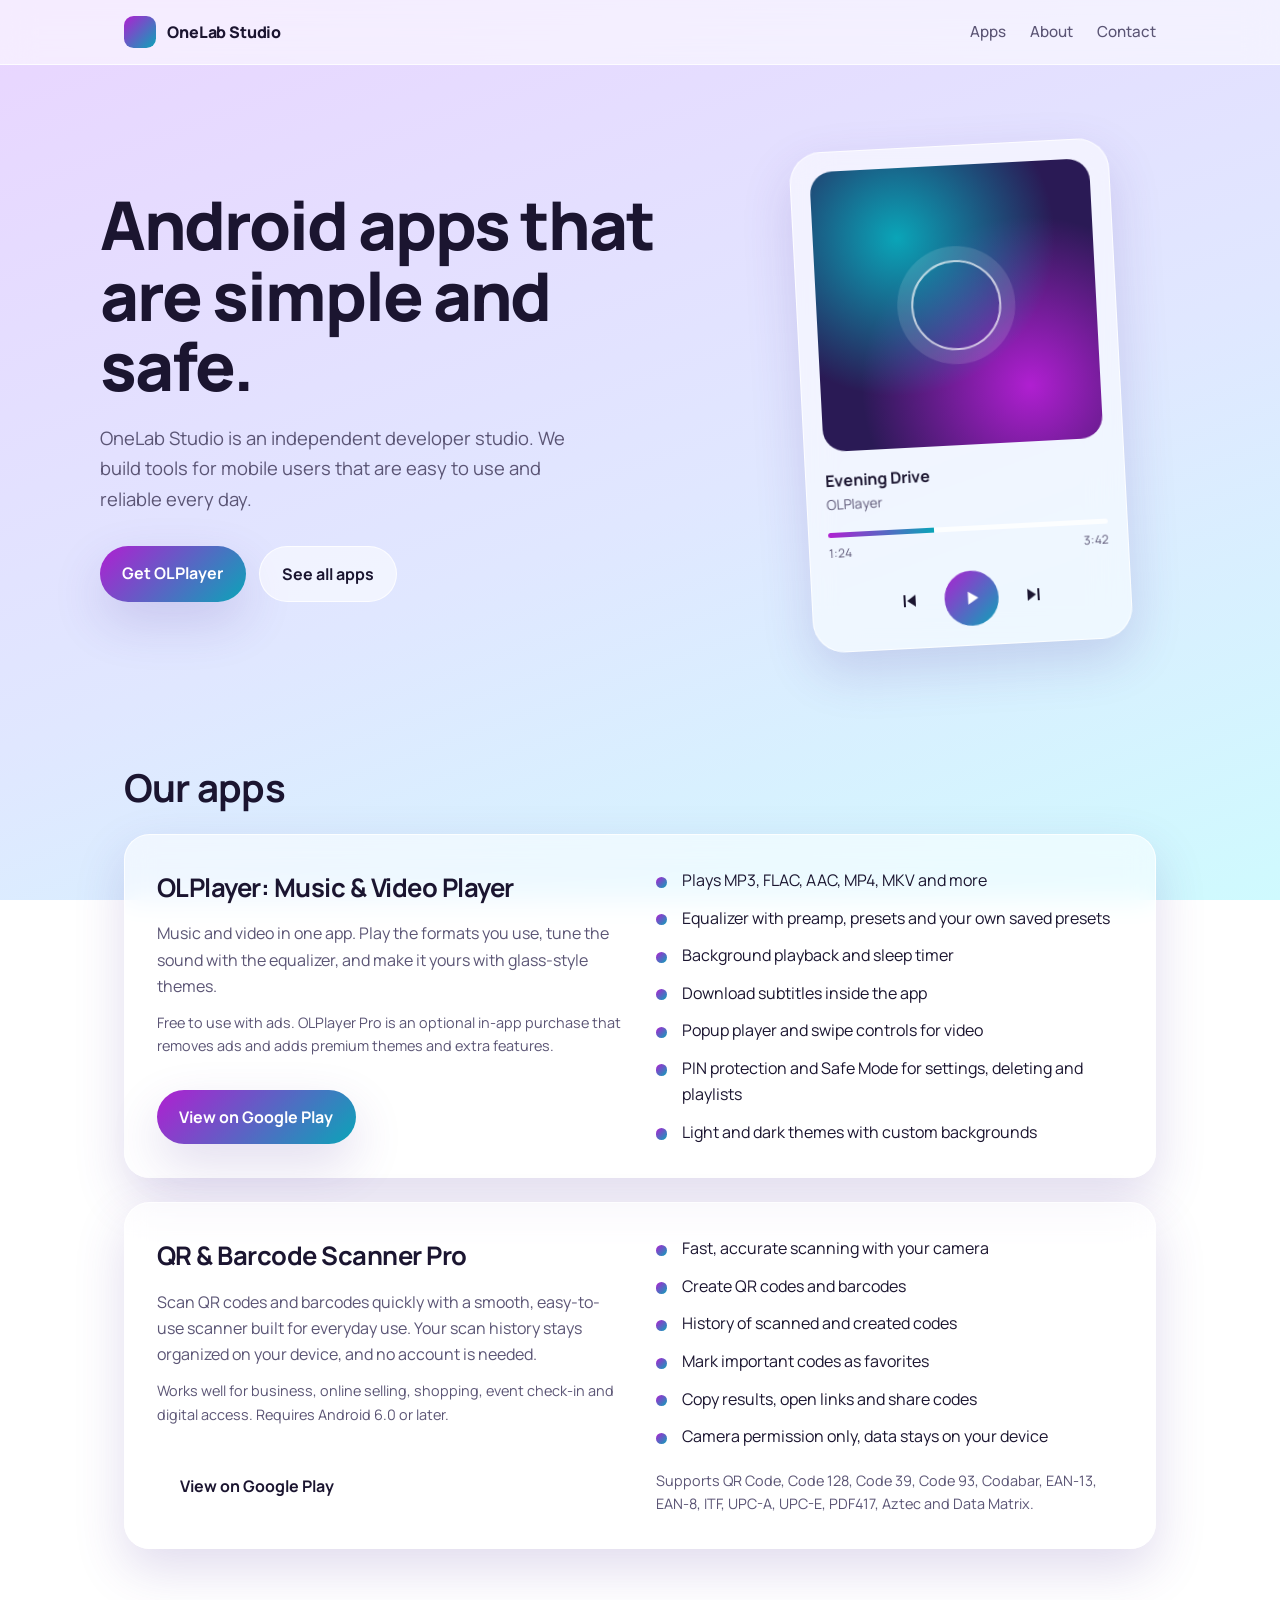
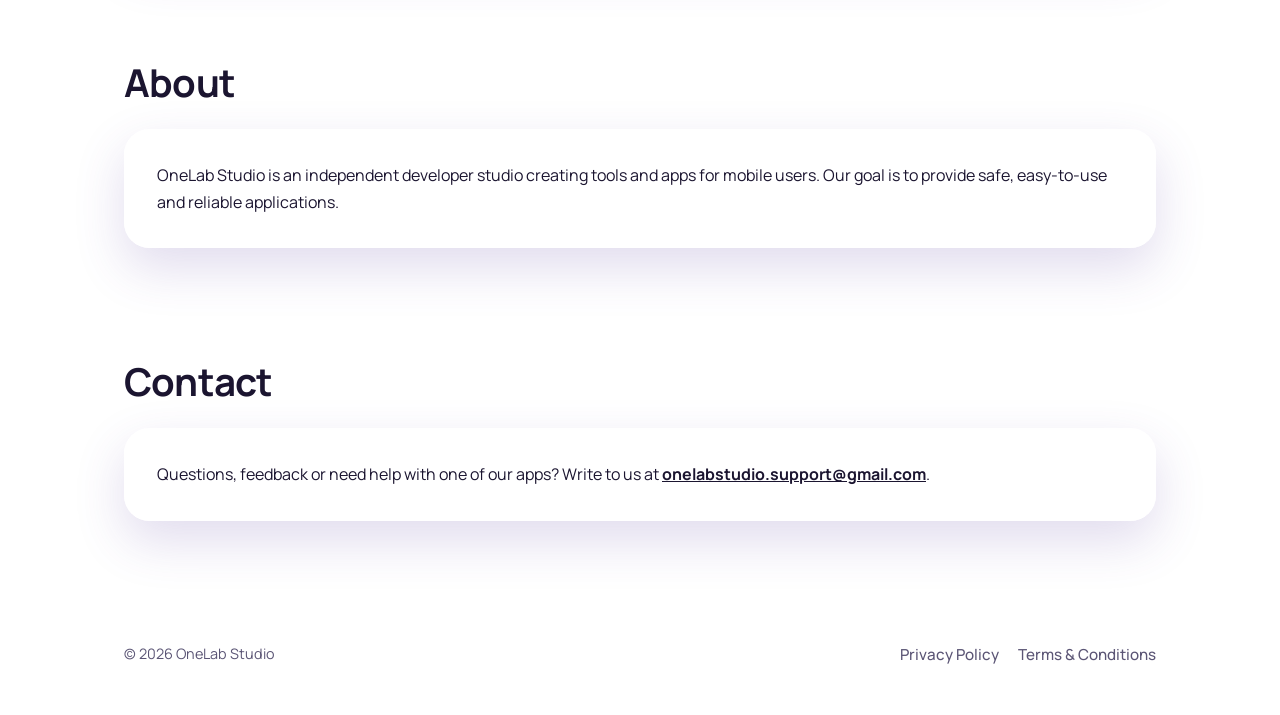
<file: index.html>
<!DOCTYPE html>
<html lang="en">
<head>
<meta charset="UTF-8">
<meta name="viewport" content="width=device-width, initial-scale=1, viewport-fit=cover">
<title>OneLab Studio</title>
<meta name="description" content="OneLab Studio builds safe, simple and reliable Android apps: OLPlayer music and video player, and QR & Barcode Scanner Pro.">
<link rel="preconnect" href="https://fonts.googleapis.com">
<link rel="preconnect" href="https://fonts.gstatic.com" crossorigin>
<link href="https://fonts.googleapis.com/css2?family=Manrope:wght@400;500;700;800&display=swap" rel="stylesheet">
<style>
:root{
  --bg1:#E9D5FF;--bg2:#E0E7FF;--bg3:#CFFAFE;
  --text:#1b1530;--muted:#5b5575;
  --glass:rgba(255,255,255,.55);--glass-line:rgba(255,255,255,.8);
  --accent:#b01fd1;--accent2:#0aa5b8;--btn-text:#fff;
  --shadow:0 20px 50px rgba(90,60,160,.18);
  --font:"Manrope",system-ui,-apple-system,"Segoe UI",Roboto,Arial,sans-serif;
}
@media (prefers-color-scheme:dark){
  :root:not([data-theme="light"]){
    --bg1:#3a0f4a;--bg2:#141238;--bg3:#07303a;
    --text:#f4effc;--muted:#b9b0d1;
    --glass:rgba(255,255,255,.08);--glass-line:rgba(255,255,255,.18);
    --accent:#FC00FF;--accent2:#00DBDE;--btn-text:#10091c;
    --shadow:0 20px 60px rgba(0,0,0,.45);
  }
}
:root[data-theme="dark"]{
  --bg1:#3a0f4a;--bg2:#141238;--bg3:#07303a;--text:#f4effc;--muted:#b9b0d1;
  --glass:rgba(255,255,255,.08);--glass-line:rgba(255,255,255,.18);
  --accent:#FC00FF;--accent2:#00DBDE;--btn-text:#10091c;--shadow:0 20px 60px rgba(0,0,0,.45);
}
*{box-sizing:border-box;margin:0}
html{scroll-behavior:smooth;scroll-padding-top:5rem}
body{
  font-family:var(--font);color:var(--text);line-height:1.65;
  background:linear-gradient(160deg,var(--bg1),var(--bg2) 55%,var(--bg3)) fixed;
  min-height:100vh;
  padding-top:env(safe-area-inset-top,0px);padding-bottom:env(safe-area-inset-bottom,0px);
}
a{color:inherit}
:focus-visible{outline:3px solid var(--accent2);outline-offset:3px;border-radius:8px}
.wrap{max-width:1080px;margin:0 auto;padding:0 1.5rem}

/* header */
header{position:sticky;top:0;z-index:5;backdrop-filter:blur(16px);-webkit-backdrop-filter:blur(16px);
  background:var(--glass);border-bottom:1px solid var(--glass-line)}
.bar{display:flex;align-items:center;justify-content:space-between;height:4rem}
.brand{display:flex;align-items:center;gap:.7rem;font-weight:800;text-decoration:none;letter-spacing:-.01em}
.mark{width:2rem;height:2rem;border-radius:.6rem;background:linear-gradient(135deg,var(--accent),var(--accent2))}
nav{display:flex;gap:1.5rem;font-weight:500;font-size:.95rem}
nav a{text-decoration:none;color:var(--muted)}
nav a:hover{color:var(--text)}

/* hero */
.hero{display:grid;grid-template-columns:1.15fr .85fr;gap:3rem;align-items:center;padding:5rem 0 4rem}
h1{font-size:clamp(2.4rem,6vw,4.2rem);line-height:1.05;letter-spacing:-.03em;font-weight:800;max-width:14ch}
.lead{margin-top:1.4rem;font-size:1.15rem;color:var(--muted);max-width:46ch}
.cta{display:flex;flex-wrap:wrap;gap:.8rem;margin-top:2rem}
.btn{display:inline-block;padding:.85rem 1.4rem;border-radius:999px;font-weight:700;text-decoration:none;
  background:linear-gradient(135deg,var(--accent),var(--accent2));color:var(--btn-text);box-shadow:var(--shadow)}
.btn.ghost{background:var(--glass);color:var(--text);border:1px solid var(--glass-line);box-shadow:none}
.btn:hover{filter:brightness(1.06)}

/* player mock (the memorable element) */
.player{width:min(100%,320px);margin-inline:auto;padding:1.2rem;border-radius:2rem;
  background:var(--glass);border:1px solid var(--glass-line);box-shadow:var(--shadow);
  backdrop-filter:blur(20px);-webkit-backdrop-filter:blur(20px);transform:rotate(-3deg)}
.art{aspect-ratio:1;border-radius:1.4rem;position:relative;overflow:hidden;
  background:radial-gradient(circle at 30% 25%,var(--accent2),transparent 55%),
  radial-gradient(circle at 75% 80%,var(--accent),transparent 55%),#2a1a55}
.art::after{content:"";position:absolute;inset:34%;border-radius:50%;
  border:2px solid rgba(255,255,255,.7);box-shadow:0 0 0 14px rgba(255,255,255,.12)}
.track{margin-top:1rem;font-weight:700}
.sub{font-size:.85rem;color:var(--muted)}
.prog{height:5px;border-radius:5px;background:var(--glass-line);margin:1rem 0 .4rem;overflow:hidden}
.prog i{display:block;width:38%;height:100%;background:linear-gradient(90deg,var(--accent),var(--accent2))}
.times{display:flex;justify-content:space-between;font-size:.75rem;color:var(--muted)}
.ctl{display:flex;justify-content:center;align-items:center;gap:1.4rem;margin-top:.9rem}
.ctl svg{width:1.5rem;height:1.5rem;fill:var(--text)}
.ctl .play{width:3.4rem;height:3.4rem;border-radius:50%;display:grid;place-items:center;
  background:linear-gradient(135deg,var(--accent),var(--accent2))}
.ctl .play svg{fill:var(--btn-text);width:1.4rem;height:1.4rem}

/* sections */
section{padding:3.5rem 0}
h2{font-size:clamp(1.7rem,3.5vw,2.4rem);letter-spacing:-.02em;line-height:1.15;margin-bottom:1.5rem}
.card{background:var(--glass);border:1px solid var(--glass-line);border-radius:1.6rem;padding:2rem;
  backdrop-filter:blur(14px);-webkit-backdrop-filter:blur(14px);box-shadow:var(--shadow)}
.featured{display:grid;grid-template-columns:1fr 1fr;gap:2rem}
.featured h3{font-size:1.6rem;letter-spacing:-.02em}
.featured p{color:var(--muted);margin-top:.7rem}
.feats{list-style:none;padding:0;display:grid;gap:.7rem;align-content:start}
.feats li{padding-left:1.6rem;position:relative}
.feats li::before{content:"";position:absolute;left:0;top:.6em;width:.7rem;height:.7rem;border-radius:50%;
  background:linear-gradient(135deg,var(--accent),var(--accent2))}
.second{margin-top:1.5rem}
.note{font-size:.9rem}
.feats + .note{margin-top:1.2rem}
.contact{display:grid;grid-template-columns:1fr 1fr;gap:1.5rem}
.contact dt{font-weight:700}
.contact dd{color:var(--muted);margin:.15rem 0 1rem;overflow-wrap:anywhere}
.contact a{color:var(--text)}
footer{padding:2.5rem 0 3rem;color:var(--muted);font-size:.9rem}
footer .row{display:flex;flex-wrap:wrap;gap:1rem 2rem;justify-content:space-between;
  border-top:1px solid var(--glass-line);padding-top:1.5rem}
footer nav{gap:1.2rem}

@media (max-width:820px){
  .hero,.featured,.contact{grid-template-columns:1fr}
  .hero{padding-top:3rem}
  nav{gap:1rem;font-size:.9rem}
  .player{transform:none}
}
@media (prefers-reduced-motion:reduce){html{scroll-behavior:auto}}
</style>
</head>
<body>
<header>
  <div class="wrap bar">
    <a class="brand" href="#top"><span class="mark" aria-hidden="true"></span>OneLab Studio</a>
    <nav aria-label="Main">
      <a href="#apps">Apps</a>
      <a href="#about">About</a>
      <a href="#contact">Contact</a>
    </nav>
  </div>
</header>

<main id="top">
  <div class="wrap hero">
    <div>
      <h1>Android apps that are simple and safe.</h1>
      <p class="lead">OneLab Studio is an independent developer studio. We build tools for mobile users that are easy to use and reliable every day.</p>
      <div class="cta">
        <a class="btn" href="https://play.google.com/store/apps/details?id=com.onelabstudio.videoplayer" target="_blank" rel="noopener">Get OLPlayer</a>
        <a class="btn ghost" href="#apps">See all apps</a>
      </div>
    </div>
    <div class="player" role="img" aria-label="Illustration of the OLPlayer music screen">
      <div class="art"></div>
      <div class="track">Evening Drive</div>
      <div class="sub">OLPlayer</div>
      <div class="prog"><i></i></div>
      <div class="times"><span>1:24</span><span>3:42</span></div>
      <div class="ctl">
        <svg viewBox="0 0 24 24"><path d="M6 6h2v12H6zM9.5 12 18 6v12z"/></svg>
        <span class="play"><svg viewBox="0 0 24 24"><path d="M8 5v14l11-7z"/></svg></span>
        <svg viewBox="0 0 24 24"><path d="M16 6h2v12h-2zM6 18V6l8.5 6z"/></svg>
      </div>
    </div>
  </div>

  <section id="apps">
    <div class="wrap">
      <h2>Our apps</h2>
      <article class="card featured">
        <div>
          <h3>OLPlayer: Music &amp; Video Player</h3>
          <p>Music and video in one app. Play the formats you use, tune the sound with the equalizer, and make it yours with glass-style themes.</p>
          <p class="note">Free to use with ads. OLPlayer Pro is an optional in-app purchase that removes ads and adds premium themes and extra features.</p>
          <div class="cta"><a class="btn" href="https://play.google.com/store/apps/details?id=com.onelabstudio.videoplayer" target="_blank" rel="noopener">View on Google Play</a></div>
        </div>
        <ul class="feats">
          <li>Plays MP3, FLAC, AAC, MP4, MKV and more</li>
          <li>Equalizer with preamp, presets and your own saved presets</li>
          <li>Background playback and sleep timer</li>
          <li>Download subtitles inside the app</li>
          <li>Popup player and swipe controls for video</li>
          <li>PIN protection and Safe Mode for settings, deleting and playlists</li>
          <li>Light and dark themes with custom backgrounds</li>
        </ul>
      </article>
      <article class="card featured second">
        <div>
          <h3>QR &amp; Barcode Scanner Pro</h3>
          <p>Scan QR codes and barcodes quickly with a smooth, easy-to-use scanner built for everyday use. Your scan history stays organized on your device, and no account is needed.</p>
          <p class="note">Works well for business, online selling, shopping, event check-in and digital access. Requires Android 6.0 or later.</p>
          <div class="cta"><a class="btn ghost" href="https://play.google.com/store/apps/details?id=com.onelabstudio.qrscanner.ml" target="_blank" rel="noopener">View on Google Play</a></div>
        </div>
        <div>
          <ul class="feats">
            <li>Fast, accurate scanning with your camera</li>
            <li>Create QR codes and barcodes</li>
            <li>History of scanned and created codes</li>
            <li>Mark important codes as favorites</li>
            <li>Copy results, open links and share codes</li>
            <li>Camera permission only, data stays on your device</li>
          </ul>
          <p class="note">Supports QR Code, Code 128, Code 39, Code 93, Codabar, EAN-13, EAN-8, ITF, UPC-A, UPC-E, PDF417, Aztec and Data Matrix.</p>
        </div>
      </article>
    </div>
  </section>

  <section id="about">
    <div class="wrap">
      <h2>About</h2>
      <div class="card">
        <p>OneLab Studio is an independent developer studio creating tools and apps for mobile users. Our goal is to provide safe, easy-to-use and reliable applications.</p>
      </div>
    </div>
  </section>

  <section id="contact">
    <div class="wrap">
      <h2>Contact</h2>
      <div class="card">
        <p>Questions, feedback or need help with one of our apps? Write to us at
          <a href="mailto:onelabstudio.support@gmail.com"><strong>onelabstudio.support@gmail.com</strong></a>.</p>
      </div>
    </div>
  </section>
</main>

<footer>
  <div class="wrap row">
    <span>© 2026 OneLab Studio</span>
    <nav aria-label="Legal">
      <a href="/privacy" target="_blank" rel="noopener">Privacy Policy</a>
      <a href="/terms" target="_blank" rel="noopener">Terms &amp; Conditions</a>
    </nav>
  </div>
</footer>
</body>
</html>
</file>
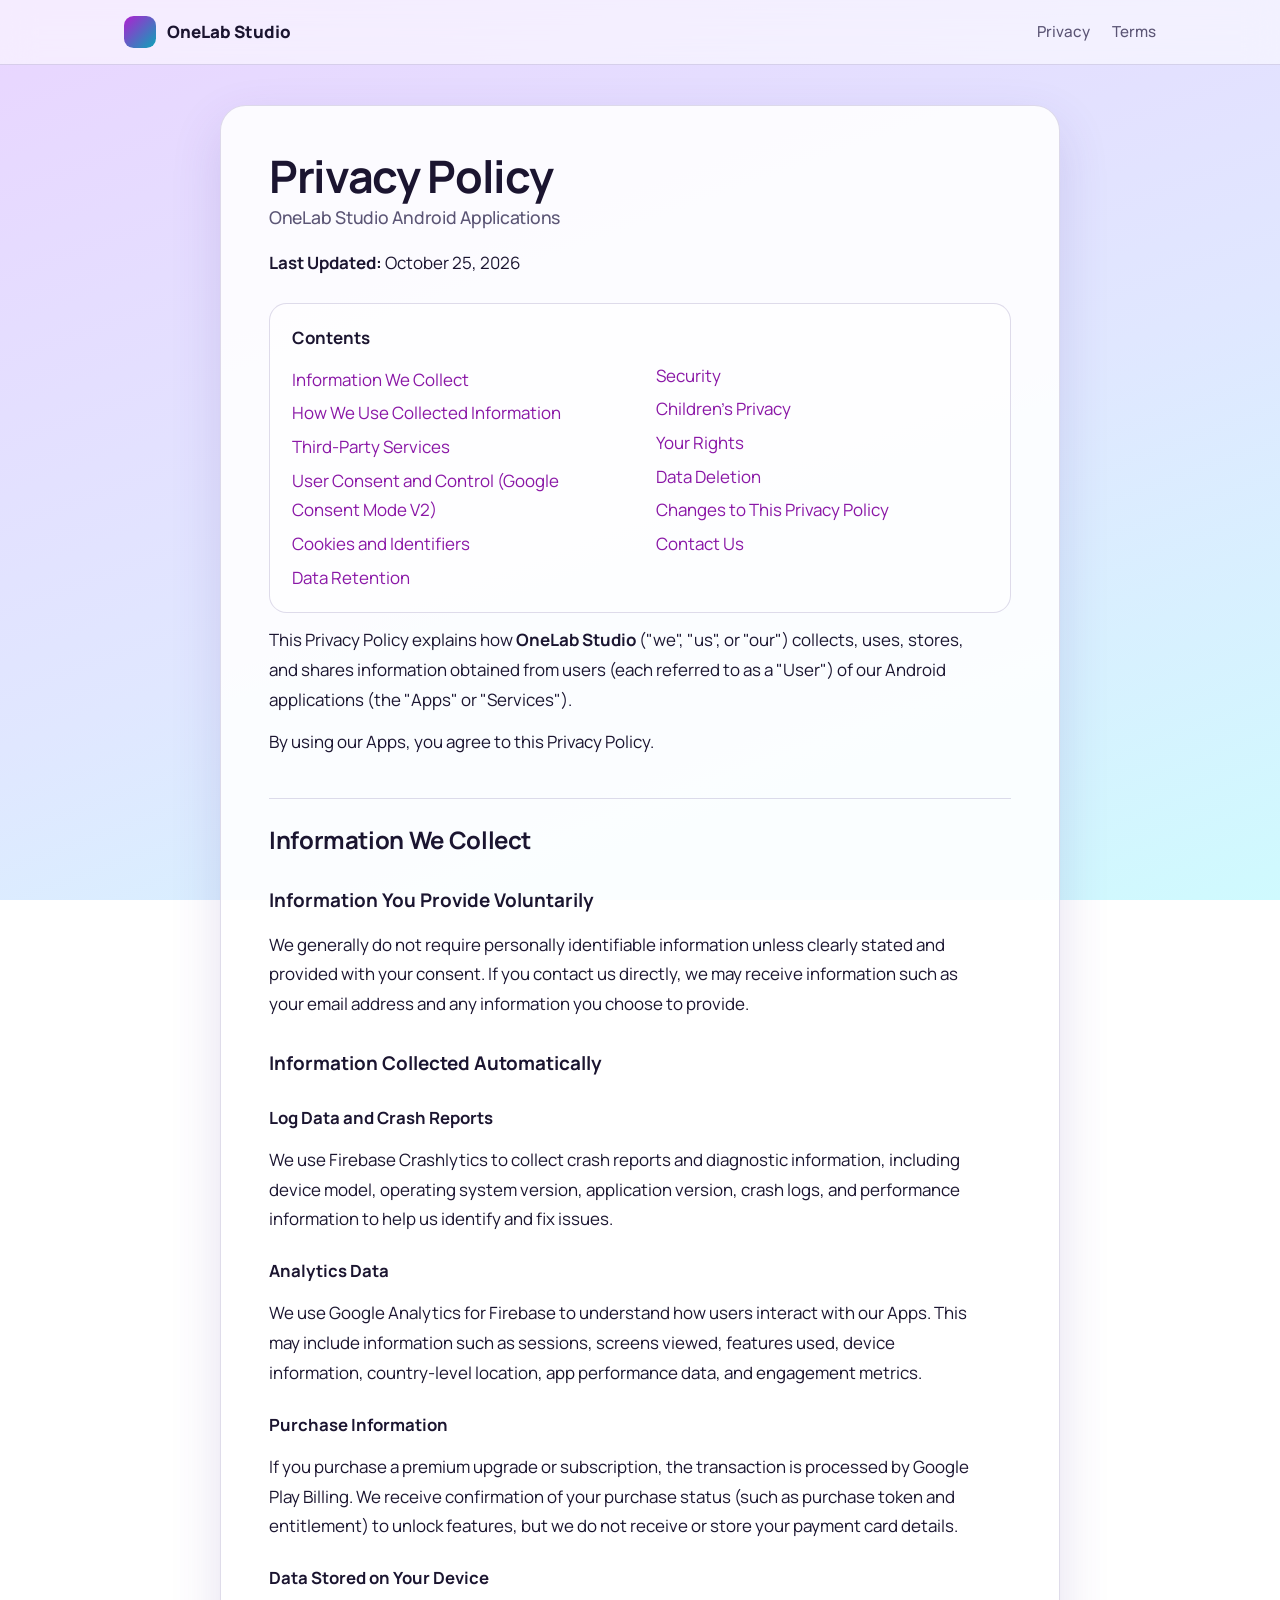
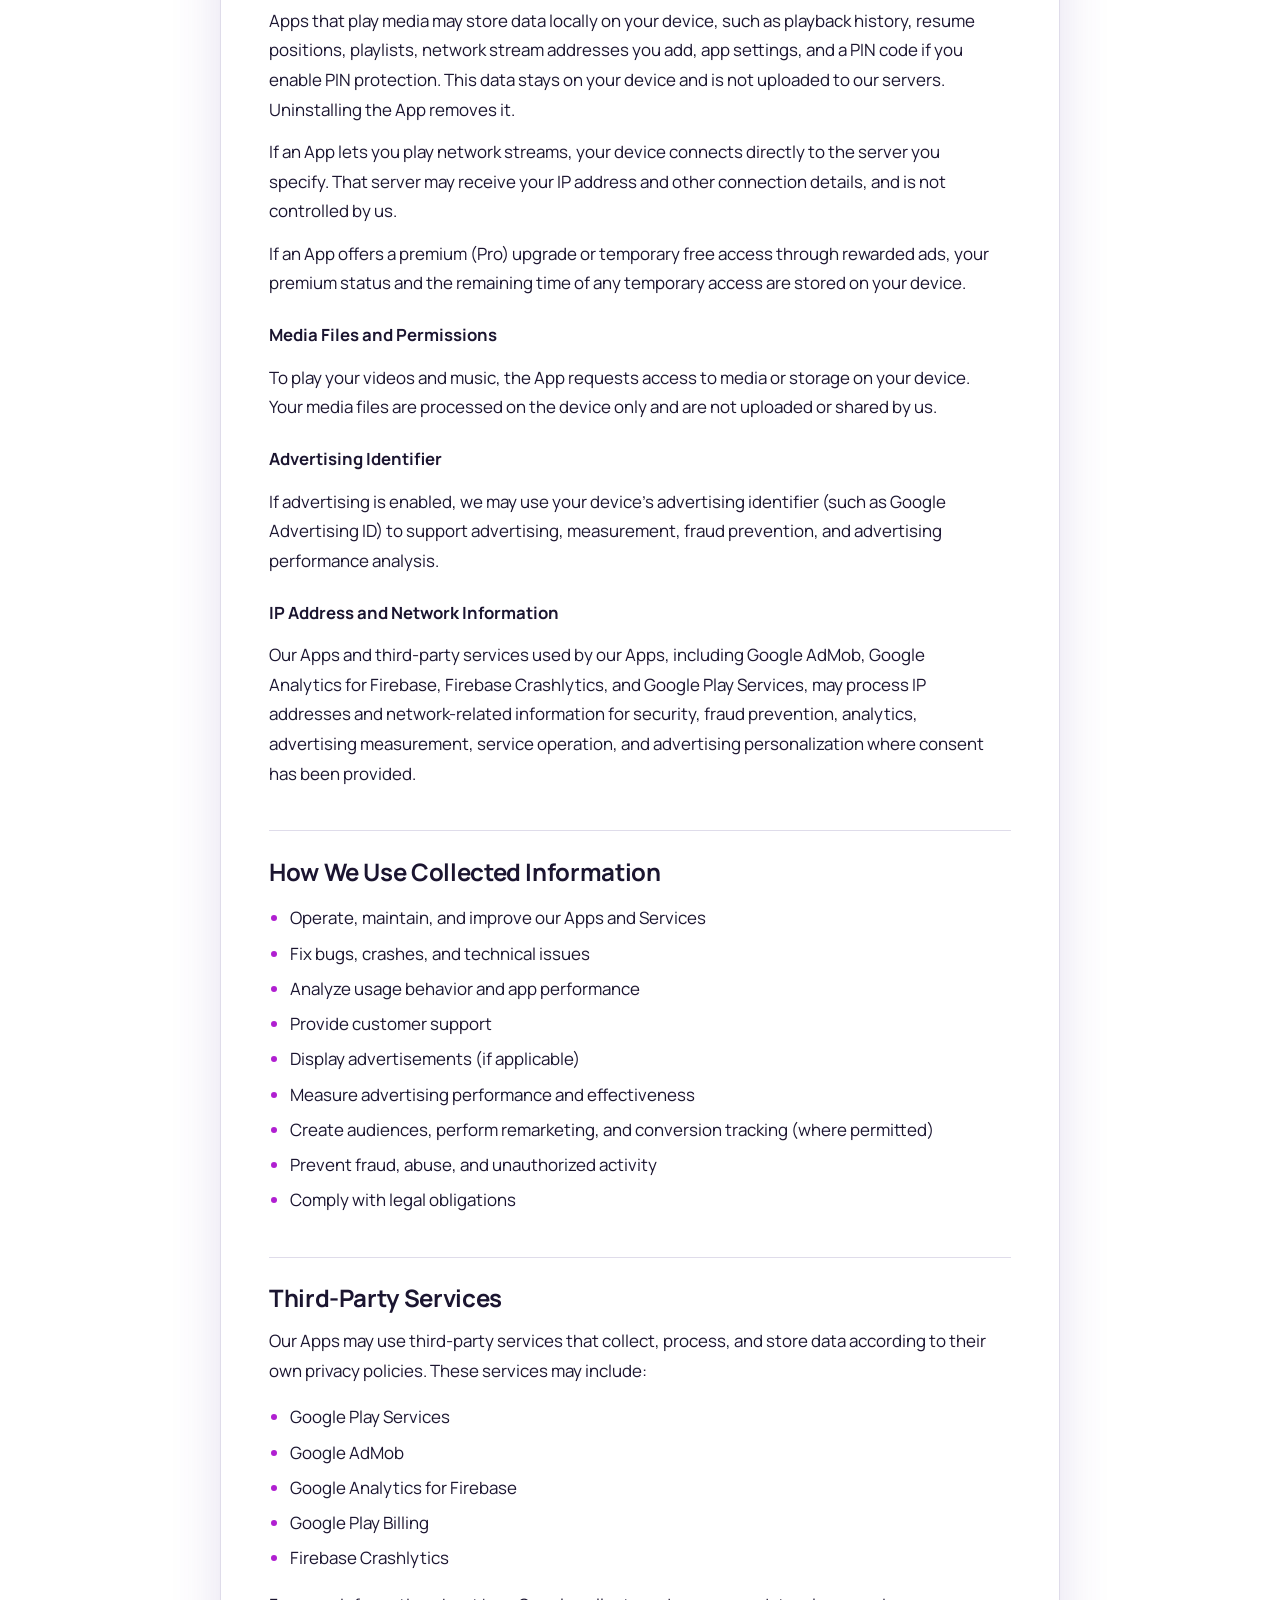
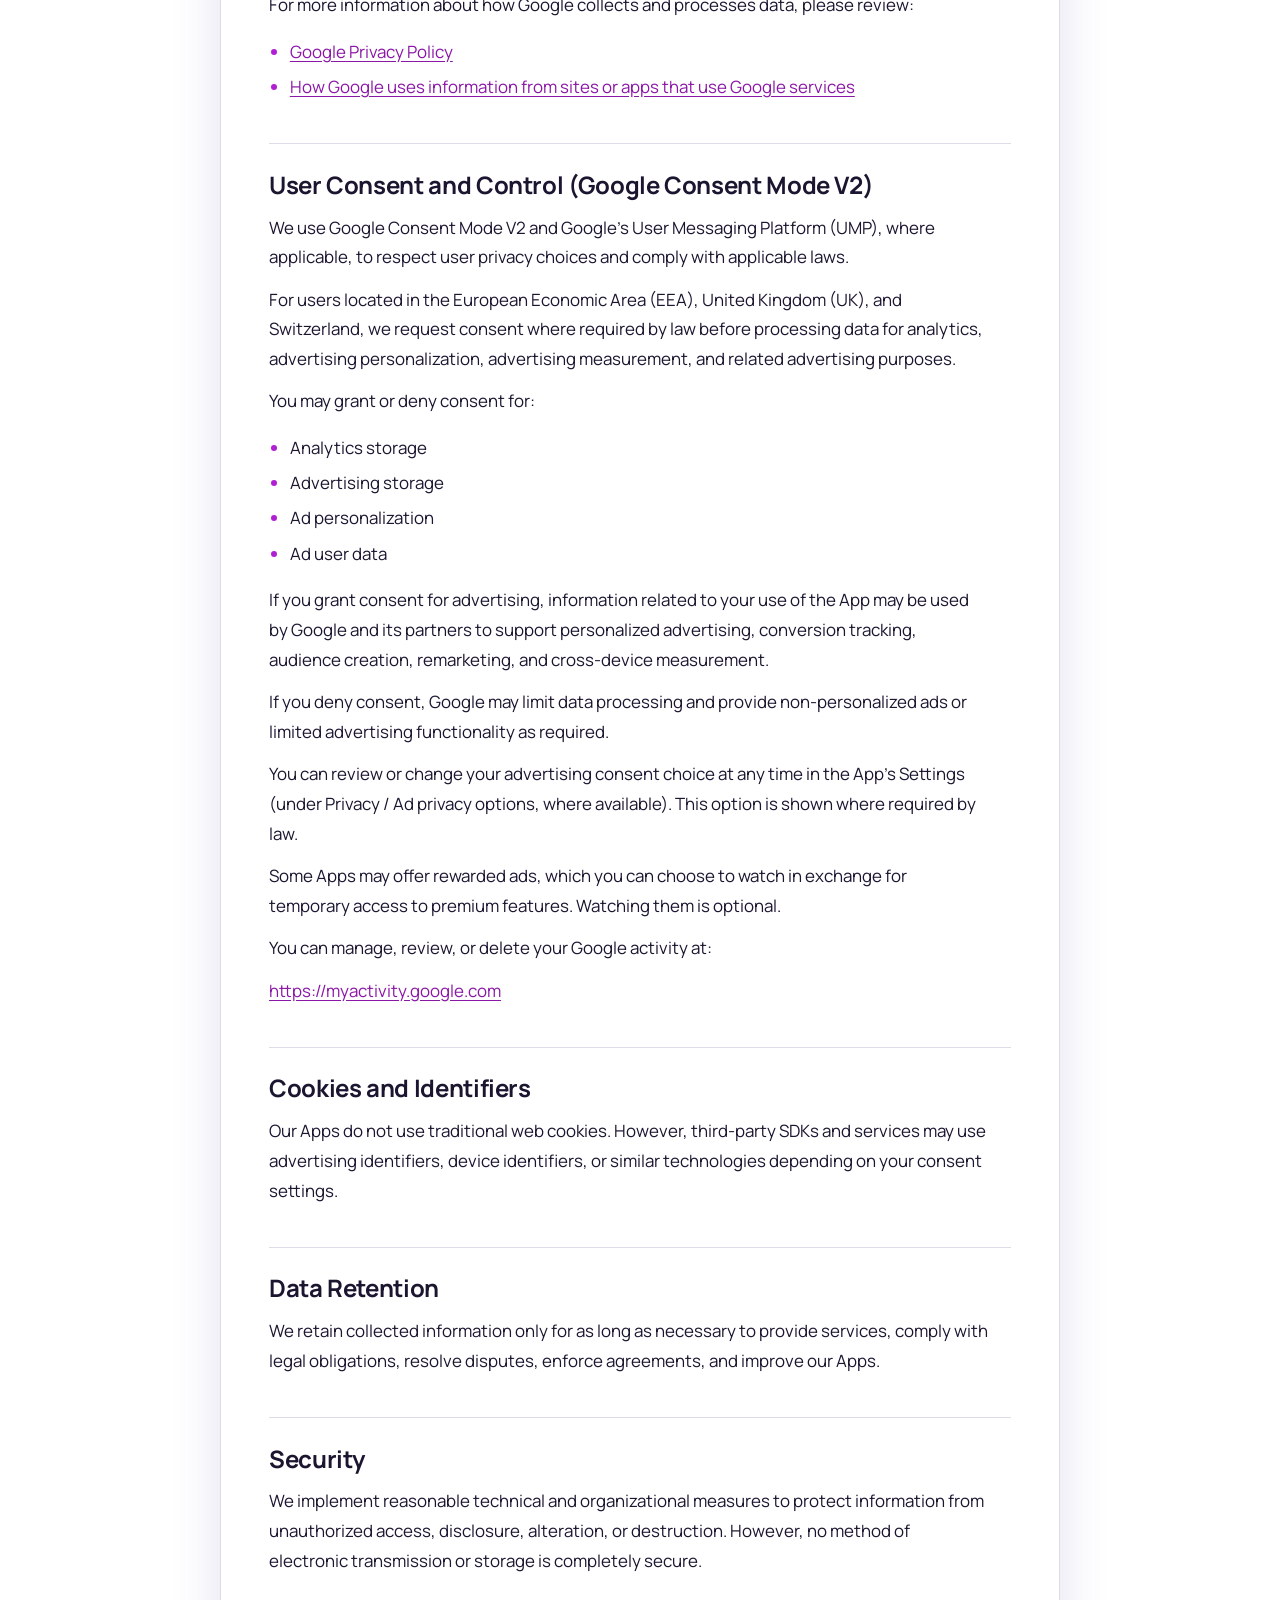
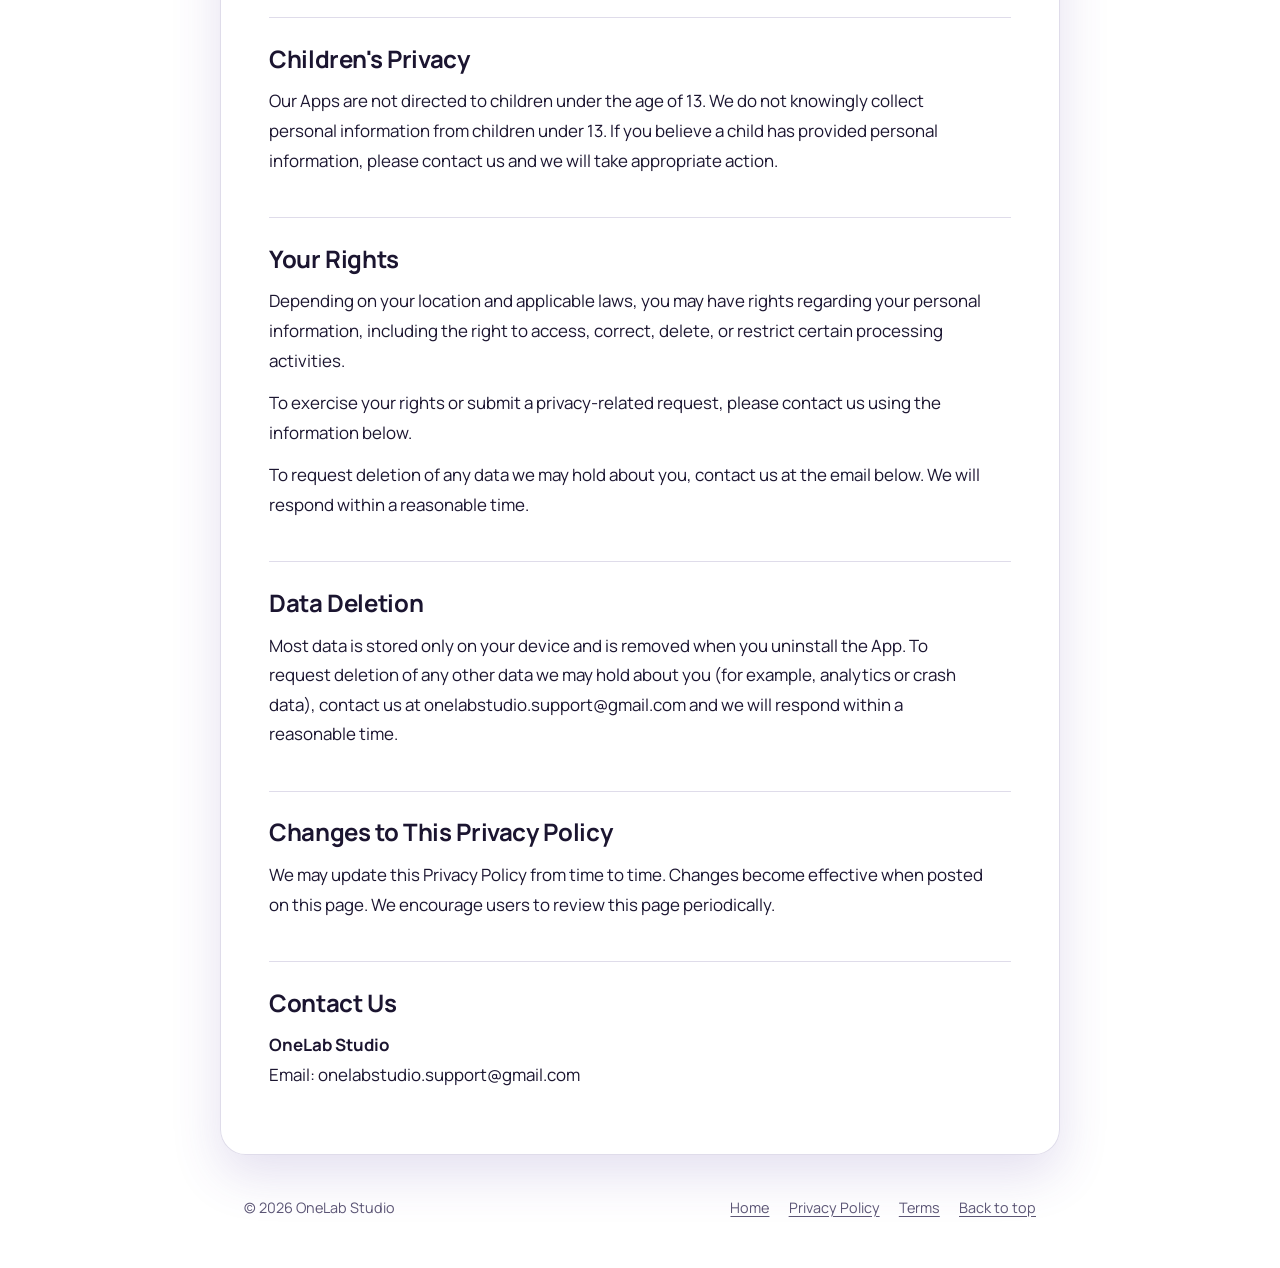
<file: privacy.html>
<!DOCTYPE html>

<html lang="en">
<head>
<meta charset="UTF-8">
<meta name="viewport" content="width=device-width, initial-scale=1.0">
<title>Privacy Policy - OneLab Studio</title>

<link rel="stylesheet" href="/legal.css">
<link href="https://fonts.googleapis.com/css2?family=Manrope:wght@400;500;700;800&display=swap" rel="stylesheet">
<script src="/legal.js" defer></script>

<noscript>
<style>
  body{max-width:780px;margin:2rem auto;padding:2rem 1.5rem 3rem;background:var(--sheet);
       border:1px solid var(--line);border-radius:1.6rem}
</style>
</noscript>

</head>
<body>

<h1>Privacy Policy</h1>
<h2>OneLab Studio Android Applications</h2>

<p><strong>Last Updated:</strong> October 25, 2026</p>

<p>
This Privacy Policy explains how <strong>OneLab Studio</strong> ("we", "us", or "our")
collects, uses, stores, and shares information obtained from users
(each referred to as a "User") of our Android applications
(the "Apps" or "Services").
</p>

<p>
By using our Apps, you agree to this Privacy Policy.
</p>

<h2>Information We Collect</h2>

<h3>Information You Provide Voluntarily</h3>

<p>
We generally do not require personally identifiable information unless clearly stated and provided with your consent.
If you contact us directly, we may receive information such as your email address and any information you choose to provide.
</p>

<h3>Information Collected Automatically</h3>

<h4>Log Data and Crash Reports</h4>

<p>
We use Firebase Crashlytics to collect crash reports and diagnostic information,
including device model, operating system version, application version,
crash logs, and performance information to help us identify and fix issues.
</p>

<h4>Analytics Data</h4>

<p>
We use Google Analytics for Firebase to understand how users interact with our Apps.
This may include information such as sessions, screens viewed, features used,
device information, country-level location, app performance data, and engagement metrics.
</p>

<h4>Purchase Information</h4>
<p>
If you purchase a premium upgrade or subscription, the transaction is processed
by Google Play Billing. We receive confirmation of your purchase status
(such as purchase token and entitlement) to unlock features, but we do not
receive or store your payment card details.
</p>

<h4>Data Stored on Your Device</h4>
<p>
Apps that play media may store data locally on your device, such as playback history,
resume positions, playlists, network stream addresses you add, app settings, and
a PIN code if you enable PIN protection. This data stays on your device and is not
uploaded to our servers. Uninstalling the App removes it.
</p>

<p>
If an App lets you play network streams, your device connects directly to the server
you specify. That server may receive your IP address and other connection details,
and is not controlled by us.
</p>

<p>
If an App offers a premium (Pro) upgrade or temporary free access through rewarded ads,
your premium status and the remaining time of any temporary access are stored on your device.
</p>

<h4>Media Files and Permissions</h4>
<p>
To play your videos and music, the App requests access to media or storage on your device.
Your media files are processed on the device only and are not uploaded or shared by us.
</p>

<h4>Advertising Identifier</h4>

<p>
If advertising is enabled, we may use your device's advertising identifier
(such as Google Advertising ID) to support advertising, measurement,
fraud prevention, and advertising performance analysis.
</p>

<h4>IP Address and Network Information</h4>

<p>
Our Apps and third-party services used by our Apps, including Google AdMob,
Google Analytics for Firebase, Firebase Crashlytics, and Google Play Services,
may process IP addresses and network-related information for security,
fraud prevention, analytics, advertising measurement, service operation,
and advertising personalization where consent has been provided.
</p>

<h2>How We Use Collected Information</h2>

<ul>
<li>Operate, maintain, and improve our Apps and Services</li>
<li>Fix bugs, crashes, and technical issues</li>
<li>Analyze usage behavior and app performance</li>
<li>Provide customer support</li>
<li>Display advertisements (if applicable)</li>
<li>Measure advertising performance and effectiveness</li>
<li>Create audiences, perform remarketing, and conversion tracking (where permitted)</li>
<li>Prevent fraud, abuse, and unauthorized activity</li>
<li>Comply with legal obligations</li>
</ul>

<h2>Third-Party Services</h2>

<p>
Our Apps may use third-party services that collect, process, and store data according to their own privacy policies.
These services may include:
</p>

<ul>
<li>Google Play Services</li>
<li>Google AdMob</li>
<li>Google Analytics for Firebase</li>
<li>Google Play Billing</li>
<li>Firebase Crashlytics</li>
</ul>

<p>
For more information about how Google collects and processes data, please review:
</p>

<ul>
<li>
<a href="https://policies.google.com/privacy" target="_blank">
Google Privacy Policy
</a>
</li>

<li>
<a href="https://policies.google.com/technologies/partner-sites" target="_blank">
How Google uses information from sites or apps that use Google services
</a>
</li>
</ul>

<h2>User Consent and Control (Google Consent Mode V2)</h2>

<p>
We use Google Consent Mode V2 and Google's User Messaging Platform (UMP),
where applicable, to respect user privacy choices and comply with applicable laws.
</p>

<p>
For users located in the European Economic Area (EEA), United Kingdom (UK),
and Switzerland, we request consent where required by law before processing data
for analytics, advertising personalization, advertising measurement,
and related advertising purposes.
</p>

<p>
You may grant or deny consent for:
</p>

<ul>
<li>Analytics storage</li>
<li>Advertising storage</li>
<li>Ad personalization</li>
<li>Ad user data</li>
</ul>

<p>
If you grant consent for advertising, information related to your use of the App
may be used by Google and its partners to support personalized advertising,
conversion tracking, audience creation, remarketing, and cross-device measurement.
</p>

<p>
If you deny consent, Google may limit data processing and provide non-personalized ads
or limited advertising functionality as required.
</p>

<p>
You can review or change your advertising consent choice at any time in the App's
Settings (under Privacy / Ad privacy options, where available). This option is shown
where required by law.
</p>
<p>
Some Apps may offer rewarded ads, which you can choose to watch in exchange for
temporary access to premium features. Watching them is optional.
</p>

<p>
You can manage, review, or delete your Google activity at:
</p>

<p>
<a href="https://myactivity.google.com" target="_blank">
https://myactivity.google.com
</a>
</p>

<h2>Cookies and Identifiers</h2>

<p>
Our Apps do not use traditional web cookies.
However, third-party SDKs and services may use advertising identifiers,
device identifiers, or similar technologies depending on your consent settings.
</p>

<h2>Data Retention</h2>

<p>
We retain collected information only for as long as necessary to provide services,
comply with legal obligations, resolve disputes, enforce agreements,
and improve our Apps.
</p>

<h2>Security</h2>

<p>
We implement reasonable technical and organizational measures to protect information
from unauthorized access, disclosure, alteration, or destruction.
However, no method of electronic transmission or storage is completely secure.
</p>

<h2>Children's Privacy</h2>

<p>
Our Apps are not directed to children under the age of 13.
We do not knowingly collect personal information from children under 13.
If you believe a child has provided personal information,
please contact us and we will take appropriate action.
</p>

<h2>Your Rights</h2>

<p>
Depending on your location and applicable laws,
you may have rights regarding your personal information,
including the right to access, correct, delete,
or restrict certain processing activities.
</p>

<p>
To exercise your rights or submit a privacy-related request,
please contact us using the information below.
</p>

<p>
To request deletion of any data we may hold about you, contact us at the email below.
We will respond within a reasonable time.
</p>

<h2 id="delete-data">Data Deletion</h2>
<p>
Most data is stored only on your device and is removed when you uninstall the App.
To request deletion of any other data we may hold about you (for example, analytics
or crash data), contact us at onelabstudio.support@gmail.com and we will respond
within a reasonable time.
</p>

<h2>Changes to This Privacy Policy</h2>

<p>
We may update this Privacy Policy from time to time.
Changes become effective when posted on this page.
We encourage users to review this page periodically.
</p>

<h2>Contact Us</h2>

<p>
<strong>OneLab Studio</strong><br>
Email: onelabstudio.support@gmail.com
</p>

<div class="footer">
© 2026 OneLab Studio. All rights reserved.
</div>

</body>
</html>
</file>
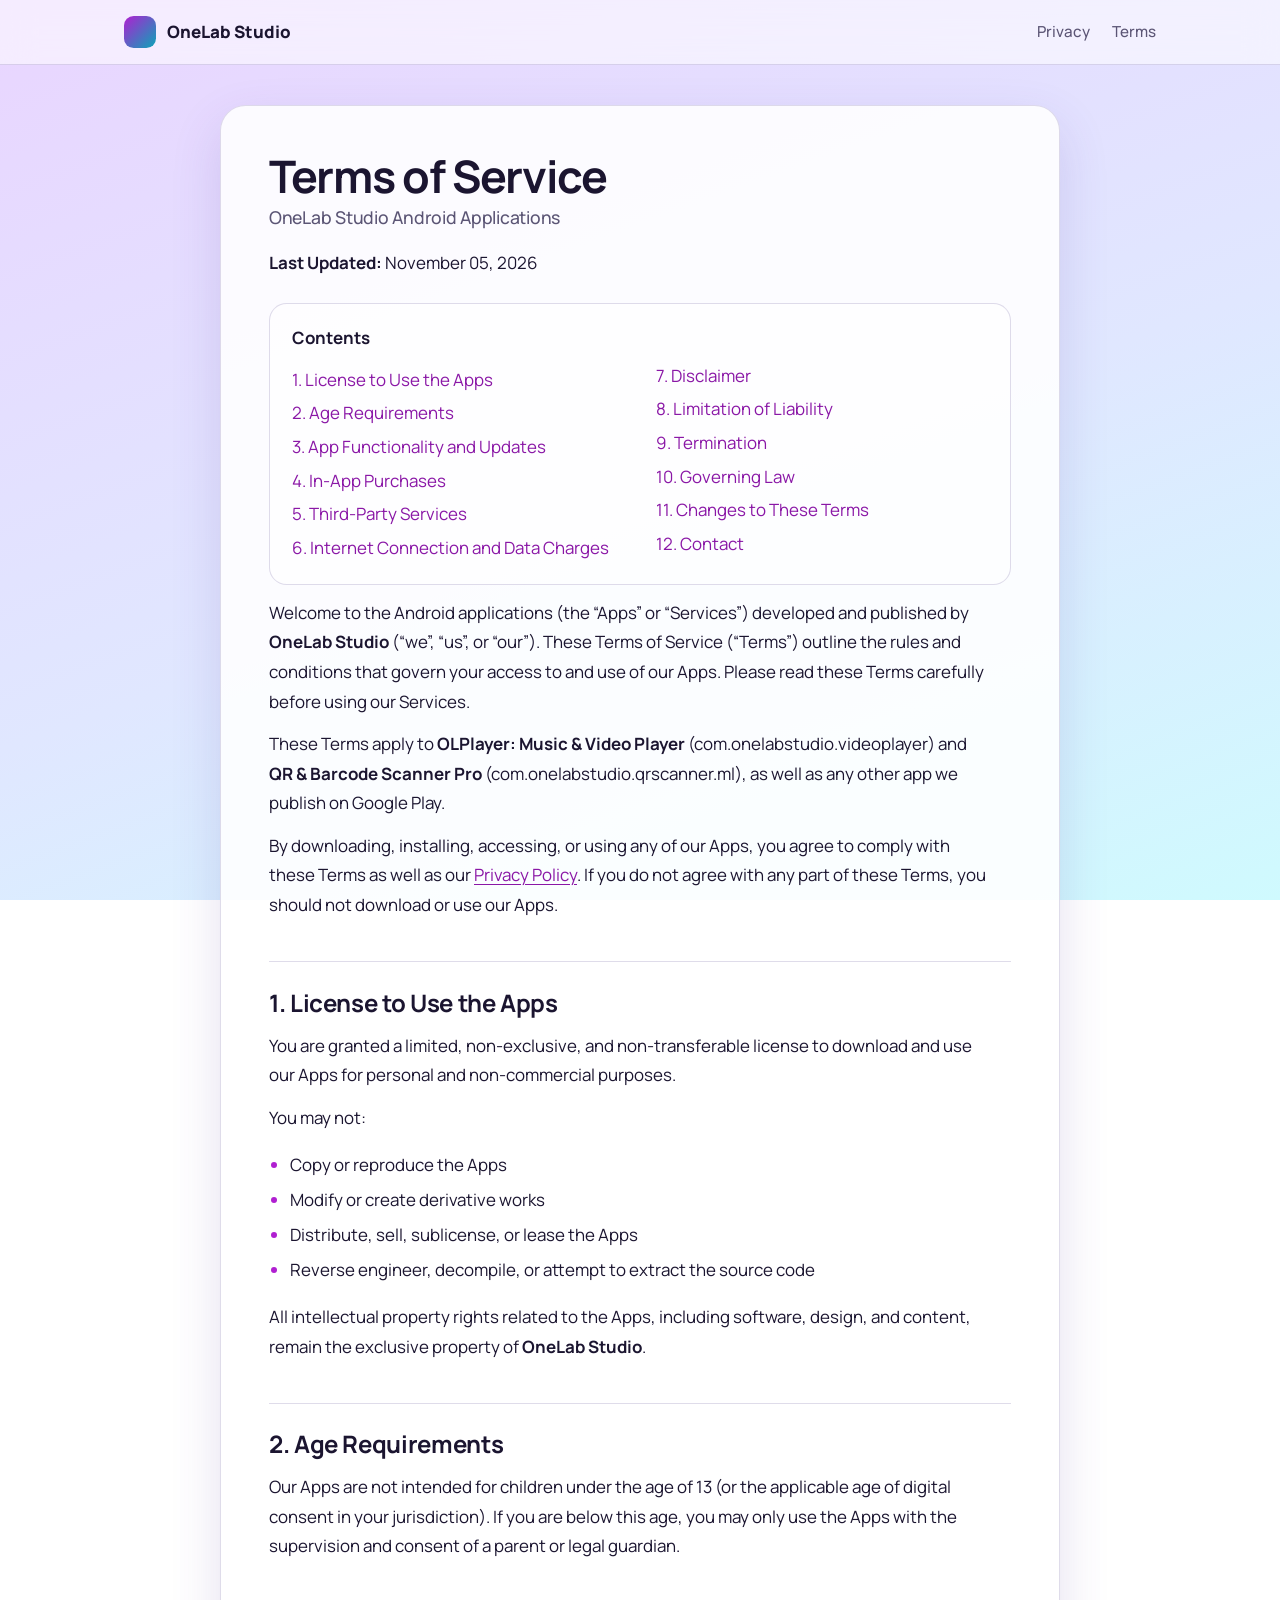
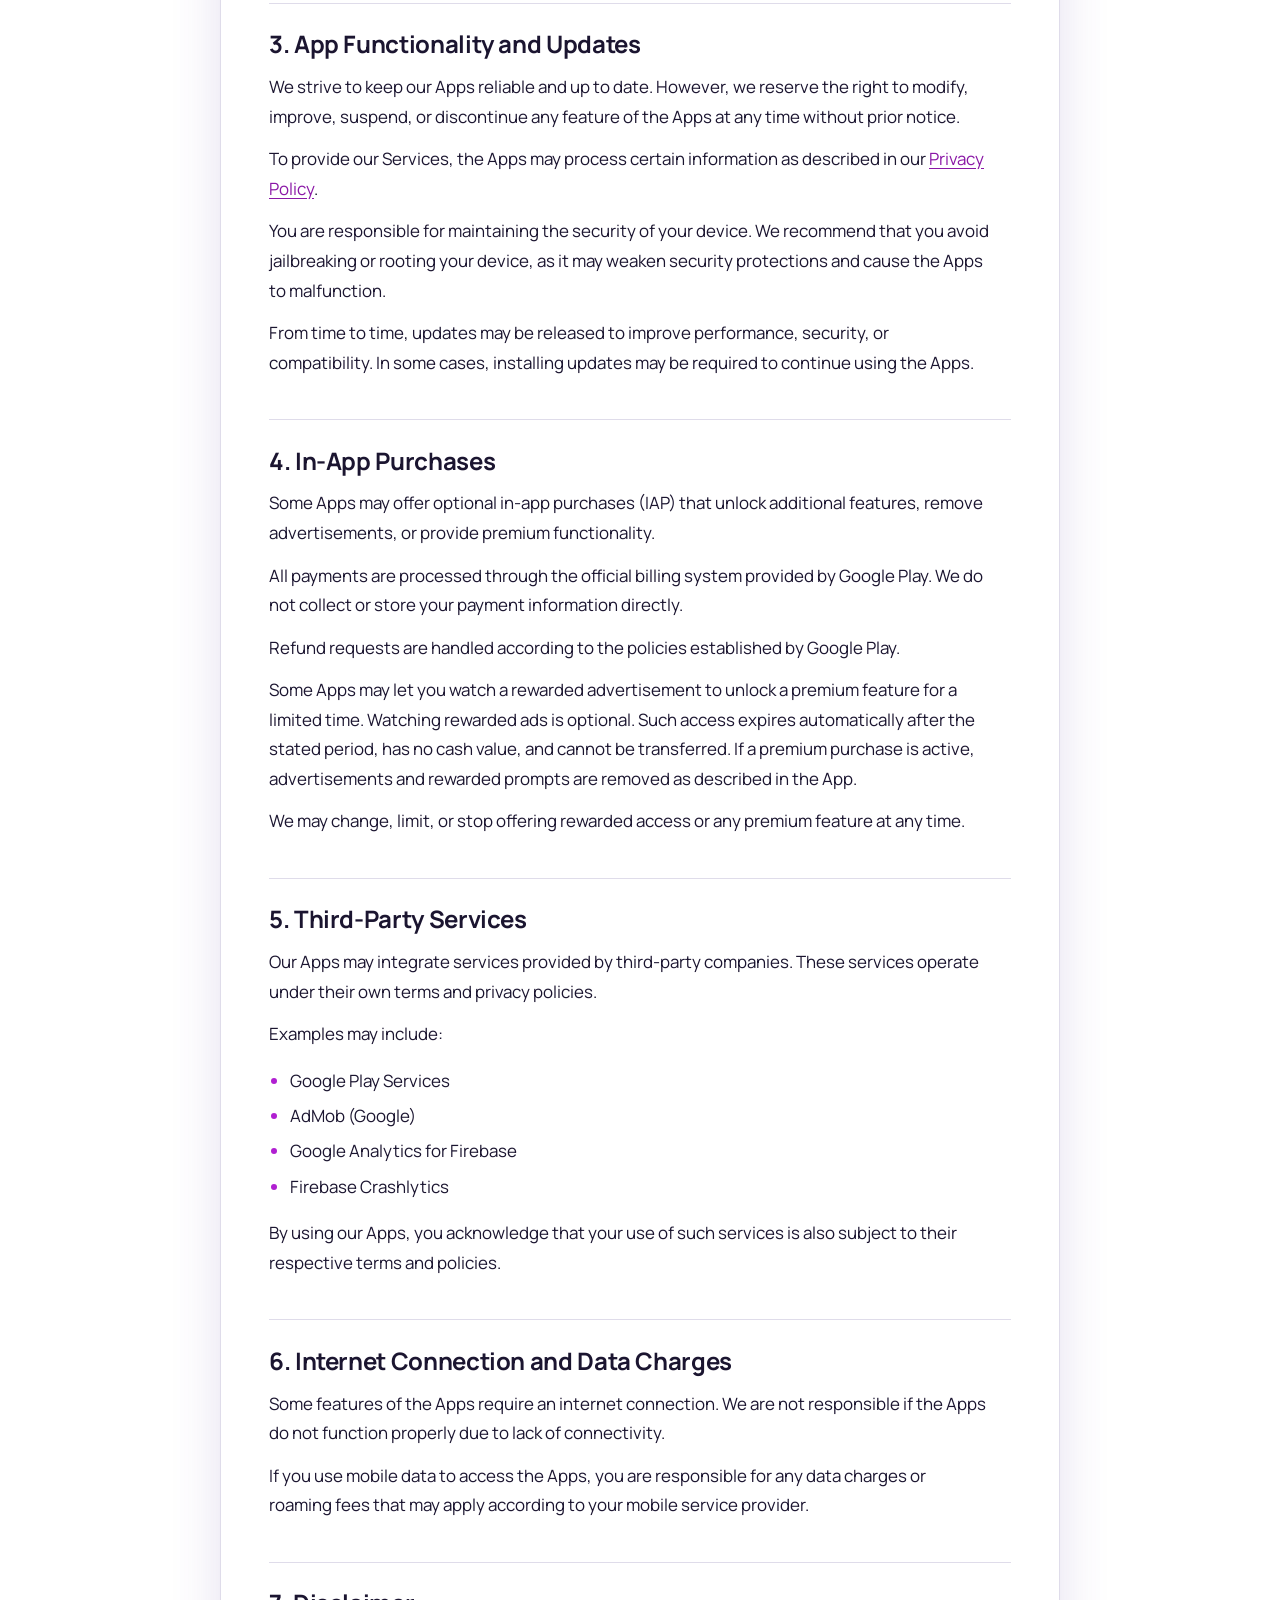
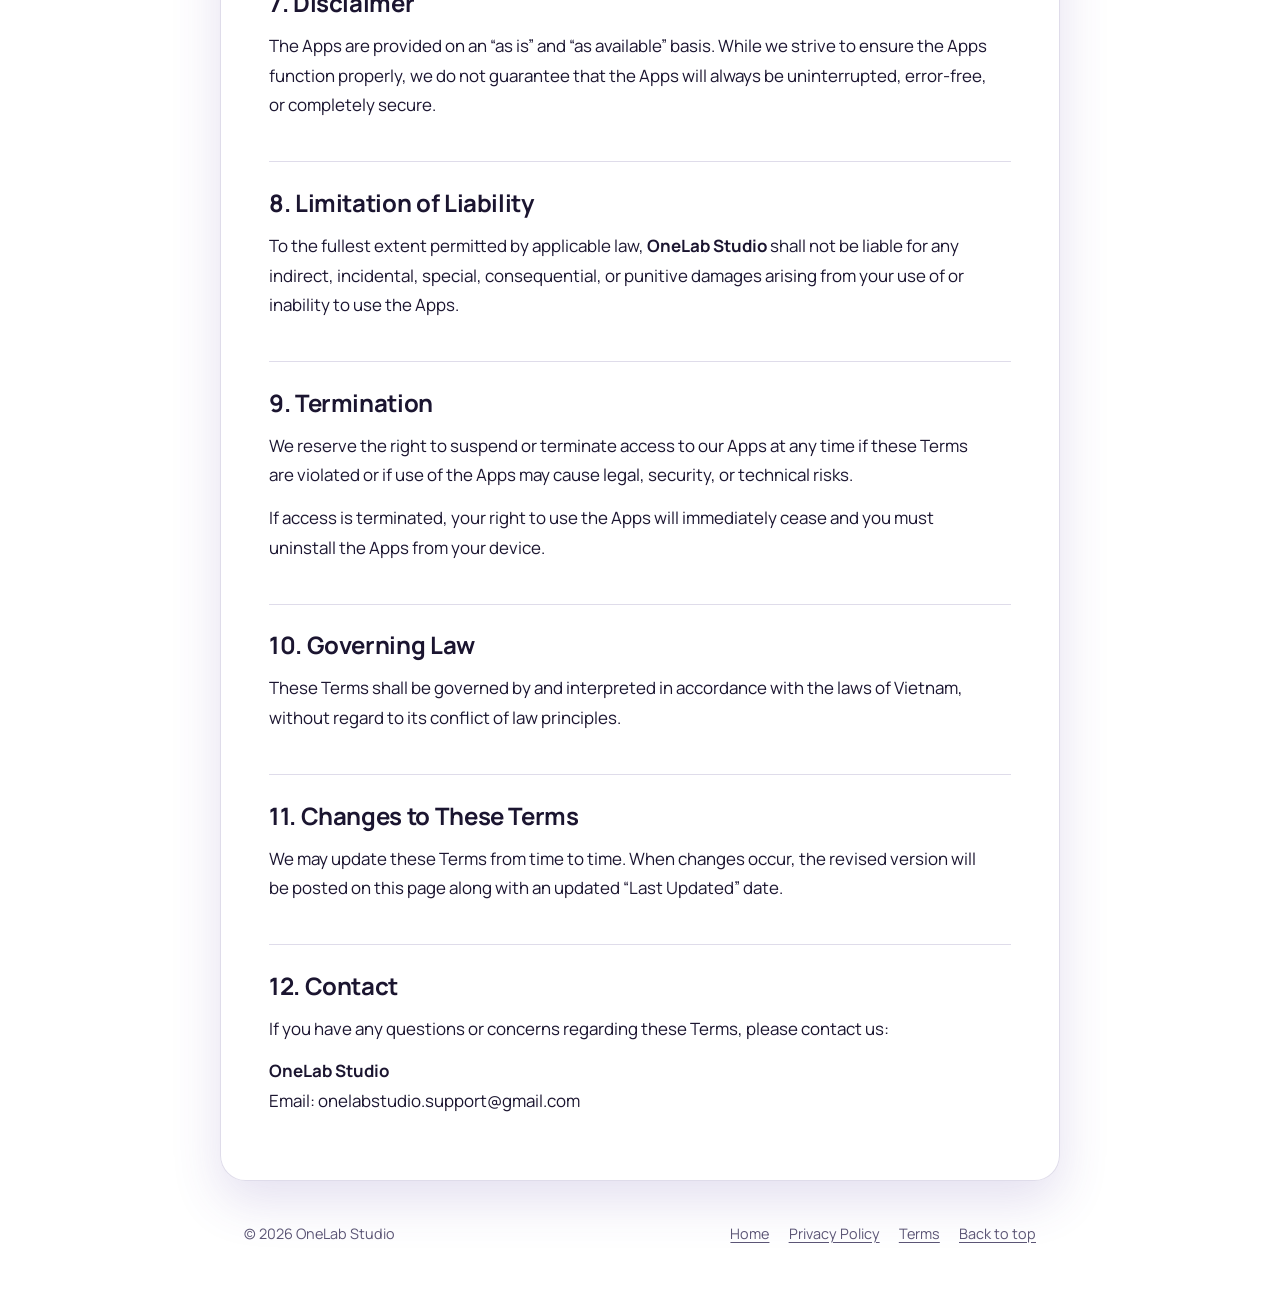
<file: terms.html>
<!DOCTYPE html>
<html lang="en">
<head>
<meta charset="UTF-8">
<meta name="viewport" content="width=device-width, initial-scale=1.0">
<title>Terms of Service - OneLab Studio</title>

<link rel="stylesheet" href="/legal.css">
<link href="https://fonts.googleapis.com/css2?family=Manrope:wght@400;500;700;800&display=swap" rel="stylesheet">
<script src="/legal.js" defer></script>

<noscript>
<style>
  body{max-width:780px;margin:2rem auto;padding:2rem 1.5rem 3rem;background:var(--sheet);
       border:1px solid var(--line);border-radius:1.6rem}
</style>
</noscript>

</head>
<body>

<h1>Terms of Service</h1>
<h2>OneLab Studio Android Applications</h2>

<p><strong>Last Updated:</strong> November 05, 2026</p>

<p>
Welcome to the Android applications (the “Apps” or “Services”) developed and
published by <strong>OneLab Studio</strong> (“we”, “us”, or “our”). These Terms of Service
(“Terms”) outline the rules and conditions that govern your access to and use
of our Apps. Please read these Terms carefully before using our Services.
</p>

<p>
These Terms apply to <strong>OLPlayer: Music &amp; Video Player</strong>
(com.onelabstudio.videoplayer) and <strong>QR &amp; Barcode Scanner Pro</strong>
(com.onelabstudio.qrscanner.ml), as well as any other app we publish on Google Play.
</p>

<p>
By downloading, installing, accessing, or using any of our Apps, you agree to
comply with these Terms as well as our <a href="/privacy" target="_blank">Privacy Policy</a>. If you do not agree with
any part of these Terms, you should not download or use our Apps.
</p>

<h2>1. License to Use the Apps</h2>

<p>
You are granted a limited, non-exclusive, and non-transferable license to
download and use our Apps for personal and non-commercial purposes.
</p>

<p>You may not:</p>

<ul>
<li>Copy or reproduce the Apps</li>
<li>Modify or create derivative works</li>
<li>Distribute, sell, sublicense, or lease the Apps</li>
<li>Reverse engineer, decompile, or attempt to extract the source code</li>
</ul>

<p>
All intellectual property rights related to the Apps, including software,
design, and content, remain the exclusive property of <strong>OneLab Studio</strong>.
</p>

<h2>2. Age Requirements</h2>

<p>
Our Apps are not intended for children under the age of 13 (or the applicable
age of digital consent in your jurisdiction). If you are below this age, you
may only use the Apps with the supervision and consent of a parent or legal
guardian.
</p>

<h2>3. App Functionality and Updates</h2>

<p>
We strive to keep our Apps reliable and up to date. However, we reserve the
right to modify, improve, suspend, or discontinue any feature of the Apps at
any time without prior notice.
</p>

<p>
To provide our Services, the Apps may process certain information as described
in our <a href="/privacy" target="_blank">Privacy Policy</a>.
</p>

<p>
You are responsible for maintaining the security of your device. We recommend
that you avoid jailbreaking or rooting your device, as it may weaken security
protections and cause the Apps to malfunction.
</p>

<p>
From time to time, updates may be released to improve performance, security, or
compatibility. In some cases, installing updates may be required to continue
using the Apps.
</p>

<h2>4. In-App Purchases</h2>

<p>
Some Apps may offer optional in-app purchases (IAP) that unlock additional
features, remove advertisements, or provide premium functionality.
</p>

<p>
All payments are processed through the official billing system provided by
Google Play. We do not collect or store your payment information directly.
</p>

<p>
Refund requests are handled according to the policies established by Google
Play.
</p>

<p>
Some Apps may let you watch a rewarded advertisement to unlock a premium feature
for a limited time. Watching rewarded ads is optional. Such access expires
automatically after the stated period, has no cash value, and cannot be
transferred. If a premium purchase is active, advertisements and rewarded
prompts are removed as described in the App.
</p>

<p>
We may change, limit, or stop offering rewarded access or any premium feature
at any time.
</p>

<h2>5. Third-Party Services</h2>

<p>
Our Apps may integrate services provided by third-party companies. These
services operate under their own terms and privacy policies.
</p>

<p>Examples may include:</p>

<ul>
<li>Google Play Services</li>
<li>AdMob (Google)</li>
<li>Google Analytics for Firebase</li>
<li>Firebase Crashlytics</li>
</ul>

<p>
By using our Apps, you acknowledge that your use of such services is also
subject to their respective terms and policies.
</p>

<h2>6. Internet Connection and Data Charges</h2>

<p>
Some features of the Apps require an internet connection. We are not
responsible if the Apps do not function properly due to lack of connectivity.
</p>

<p>
If you use mobile data to access the Apps, you are responsible for any data
charges or roaming fees that may apply according to your mobile service
provider.
</p>

<h2>7. Disclaimer</h2>

<p>
The Apps are provided on an “as is” and “as available” basis. While we strive
to ensure the Apps function properly, we do not guarantee that the Apps will
always be uninterrupted, error-free, or completely secure.
</p>

<h2>8. Limitation of Liability</h2>

<p>
To the fullest extent permitted by applicable law, <strong>OneLab Studio</strong> shall not be
liable for any indirect, incidental, special, consequential, or punitive
damages arising from your use of or inability to use the Apps.
</p>

<h2>9. Termination</h2>

<p>
We reserve the right to suspend or terminate access to our Apps at any time if
these Terms are violated or if use of the Apps may cause legal, security, or
technical risks.
</p>

<p>
If access is terminated, your right to use the Apps will immediately cease and
you must uninstall the Apps from your device.
</p>

<h2>10. Governing Law</h2>

<p>
These Terms shall be governed by and interpreted in accordance with the laws
of Vietnam, without regard to its conflict of law principles.
</p>

<h2>11. Changes to These Terms</h2>

<p>
We may update these Terms from time to time. When changes occur, the revised
version will be posted on this page along with an updated “Last Updated” date.
</p>

<h2>12. Contact</h2>

<p>
If you have any questions or concerns regarding these Terms, please contact us:
</p>

<p>
<strong>OneLab Studio</strong><br>
Email: onelabstudio.support@gmail.com
</p>

<div class="footer">
© 2026 OneLab Studio
</div>

</body>
</html>
</file>
<file: legal.css>
:root{
  --bg1:#E9D5FF;--bg2:#E0E7FF;--bg3:#CFFAFE;
  --text:#1b1530;--muted:#5b5575;--link:#8a17a6;
  --glass:rgba(255,255,255,.55);--line:rgba(80,60,140,.18);
  --sheet:rgba(255,255,255,.88);--accent:#b01fd1;--accent2:#0aa5b8;
  --shadow:0 20px 50px rgba(90,60,160,.16);
  --font:"Manrope",system-ui,-apple-system,"Segoe UI",Roboto,Arial,sans-serif;
}
@media (prefers-color-scheme:dark){
  :root{
    --bg1:#3a0f4a;--bg2:#141238;--bg3:#07303a;
    --text:#f1ecfa;--muted:#b9b0d1;--link:#4fe3e6;
    --glass:rgba(255,255,255,.08);--line:rgba(255,255,255,.16);
    --sheet:rgba(18,14,38,.88);--accent:#FC00FF;--accent2:#00DBDE;
    --shadow:0 20px 60px rgba(0,0,0,.45);
  }
}
*{box-sizing:border-box}
html{scroll-behavior:smooth;scroll-padding-top:5rem}
body{
  margin:0;max-width:none;padding:0;font-family:var(--font);color:var(--text);
  line-height:1.75;font-size:1.06rem;
  background:linear-gradient(160deg,var(--bg1),var(--bg2) 55%,var(--bg3)) fixed;
  min-height:100vh;padding-top:env(safe-area-inset-top,0px);padding-bottom:env(safe-area-inset-bottom,0px);
}
a{color:var(--link);text-underline-offset:3px}
:focus-visible{outline:3px solid var(--accent2);outline-offset:3px;border-radius:6px}

.site-header{position:sticky;top:0;z-index:5;backdrop-filter:blur(16px);-webkit-backdrop-filter:blur(16px);
  background:var(--glass);border-bottom:1px solid var(--line)}
.site-header .in{max-width:1080px;margin:0 auto;padding:0 1.5rem;height:4rem;display:flex;align-items:center;justify-content:space-between}
.brand{display:flex;align-items:center;gap:.7rem;font-weight:800;text-decoration:none;color:var(--text)}
.mark{width:2rem;height:2rem;border-radius:.6rem;background:linear-gradient(135deg,var(--accent),var(--accent2))}
.site-header nav{display:flex;gap:1.4rem;font-weight:500;font-size:.95rem}
.site-header nav a{color:var(--muted);text-decoration:none}
.site-header nav a:hover,.site-header nav a[aria-current]{color:var(--text)}

.doc{max-width:840px;margin:2.5rem auto;padding:2.8rem 3rem 3.2rem;background:var(--sheet);
  border:1px solid var(--line);border-radius:1.6rem;box-shadow:var(--shadow)}
.doc h1{font-size:clamp(2rem,5vw,2.8rem);line-height:1.1;letter-spacing:-.03em;margin:0 0 .4rem;color:var(--text)}
.doc h2{font-size:1.5rem;letter-spacing:-.015em;line-height:1.25;margin:2.6rem 0 .6rem;padding-top:1.6rem;
  border-top:1px solid var(--line);color:var(--text)}
.doc h2.subtitle{font-size:1.1rem;font-weight:500;color:var(--muted);margin:0 0 1.2rem;padding:0;border:0}
.doc h3{font-size:1.18rem;margin:1.8rem 0 .3rem;color:var(--text)}
.doc h4{font-size:1.05rem;margin:1.4rem 0 .2rem;color:var(--text)}
.doc p{margin:.8rem 0;max-width:72ch}
.doc ul{padding-left:1.3rem;max-width:72ch}
.doc li{margin:.35rem 0}
.doc li::marker{color:var(--accent)}
.doc .footer{display:none}

.toc{margin:1.6rem 0 .5rem;padding:1.2rem 1.4rem;border:1px solid var(--line);border-radius:1.1rem;background:var(--glass)}
.toc strong{display:block;margin-bottom:.5rem}
.toc ul{list-style:none;padding:0;margin:0;columns:2;column-gap:2rem}
.toc li{margin:.25rem 0;break-inside:avoid}
.toc a{text-decoration:none}
.toc a:hover{text-decoration:underline}

.site-footer{max-width:840px;margin:0 auto 3rem;padding:0 1.5rem;color:var(--muted);font-size:.9rem;
  display:flex;flex-wrap:wrap;gap:.8rem 1.6rem;justify-content:space-between}
.site-footer nav{display:flex;gap:1.2rem}
.site-footer a{color:var(--muted)}

@media (min-width:1400px){
  body{font-size:1.1rem}
  .doc{max-width:900px}
  .site-footer{max-width:900px}
}
@media (max-width:640px){
  .doc{margin:1rem .75rem;padding:1.6rem 1.25rem 2rem;border-radius:1.2rem}
  .toc ul{columns:1}
}
@media (prefers-reduced-motion:reduce){html{scroll-behavior:auto}}
@media print{
  body{background:#fff;color:#000}
  .site-header,.site-footer,.toc{display:none}
  .doc{box-shadow:none;border:0;margin:0;padding:0;background:#fff}
  a{color:#000}
}
</file>
